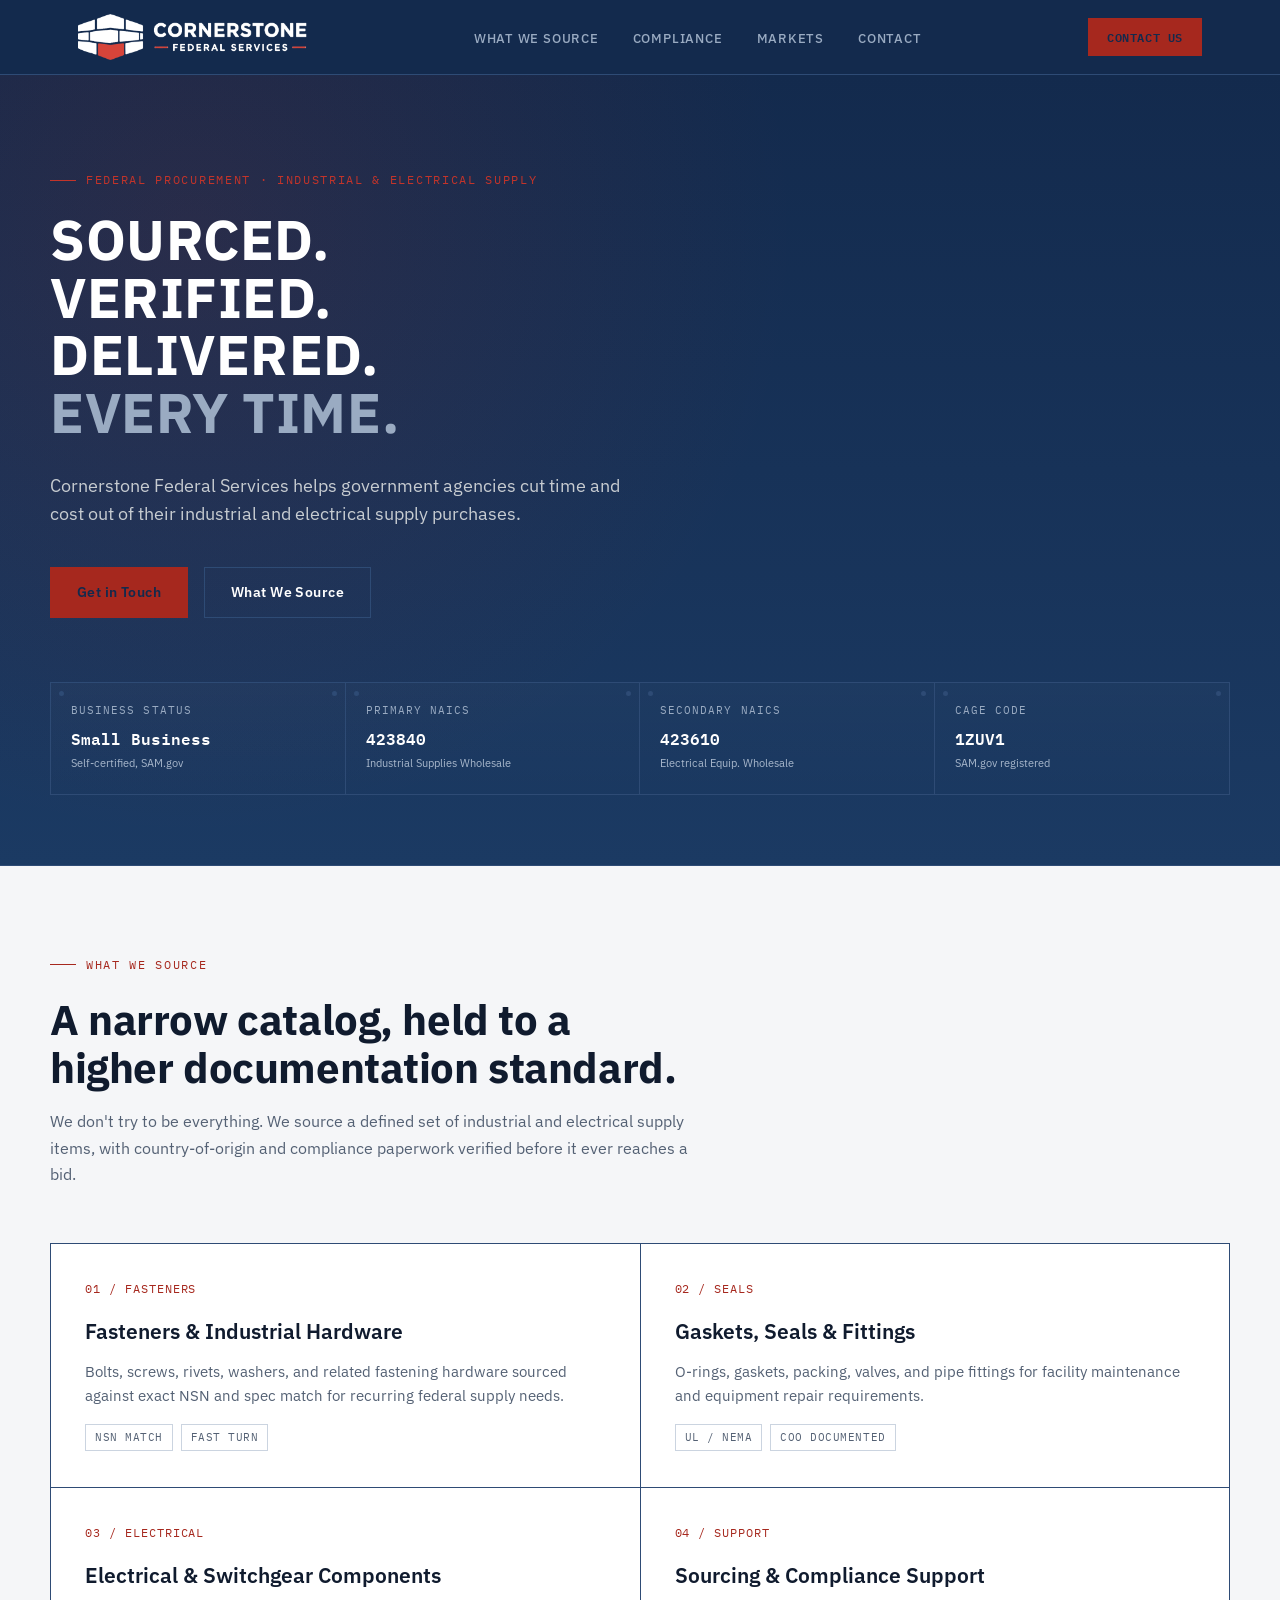
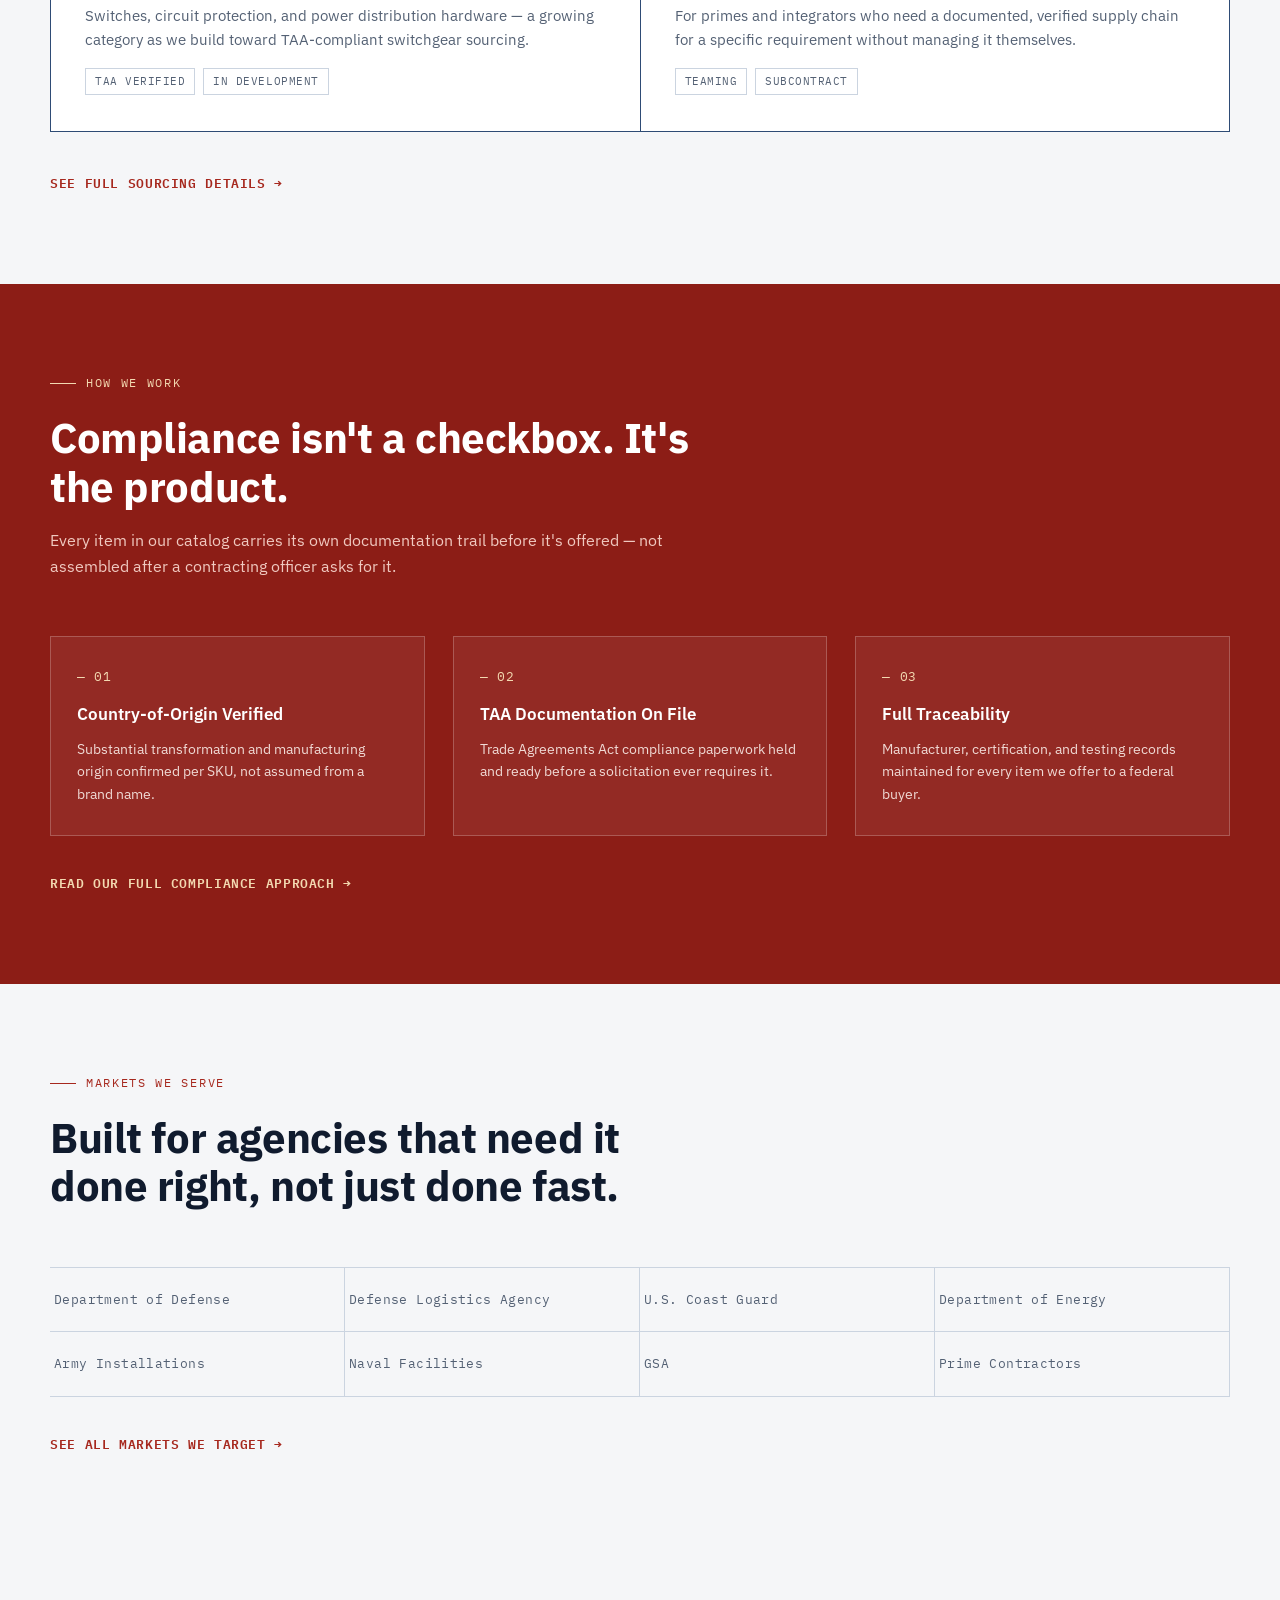
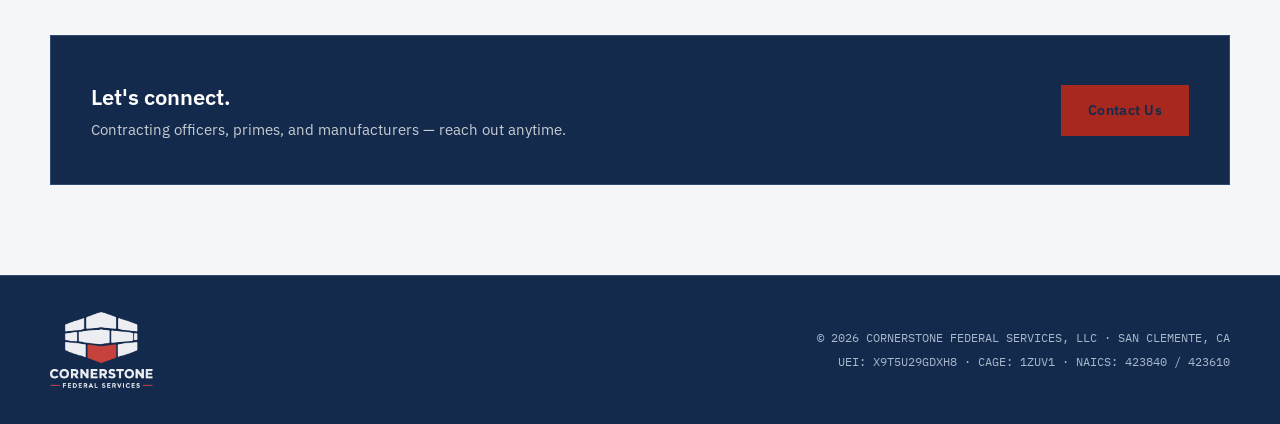
<file: index.html>
<!DOCTYPE html>
<html lang="en">
<head>
<meta charset="UTF-8">
<meta name="viewport" content="width=device-width, initial-scale=1.0">
<title>Cornerstone Federal Services — Industrial &amp; Electrical Supply for Federal Buyers</title>
<meta name="description" content="Cornerstone Federal Services supplies fasteners, industrial hardware, and electrical components to federal agencies and prime contractors, with country-of-origin and compliance documentation verified per SKU.">
<meta property="og:title" content="Cornerstone Federal Services">
<meta property="og:description" content="Industrial and electrical supply for federal buyers. Compliance documentation verified per SKU.">
<meta property="og:type" content="website">
<link rel="icon" type="image/png" href="assets/favicon.png">
<link rel="preconnect" href="https://fonts.googleapis.com">
<link rel="preconnect" href="https://fonts.gstatic.com" crossorigin>
<link href="https://fonts.googleapis.com/css2?family=IBM+Plex+Sans:wght@400;500;600;700&family=IBM+Plex+Mono:wght@400;500;600&display=swap" rel="stylesheet">
<link rel="stylesheet" href="styles.css">
</head>
<body id="top">

<header>
  <div class="nav-wrap">
    <a href="#top" class="logo" aria-label="Cornerstone Federal Services — home">
      <img src="assets/logo-header.png" alt="Cornerstone Federal Services">
    </a>
    <nav>
      <ul>
        <li><a href="what-we-source.html">What We Source</a></li>
        <li><a href="compliance.html">Compliance</a></li>
        <li><a href="markets.html">Markets</a></li>
        <li><a href="contact.html">Contact</a></li>
      </ul>
    </nav>
    <a href="contact.html" class="nav-cta">Contact Us</a>
  </div>
</header>

<section class="hero">
  <div class="hero-inner">
    <div class="eyebrow">Federal Procurement · Industrial &amp; Electrical Supply</div>
    <h1>SOURCED.<br>VERIFIED.<br>DELIVERED.<br><span>EVERY TIME.</span></h1>
    <p class="lede">Cornerstone Federal Services helps government agencies cut time and cost out of their industrial and electrical supply purchases.</p>
    <div class="hero-ctas">
      <a href="contact.html" class="btn-primary">Get in Touch</a>
      <a href="what-we-source.html" class="btn-secondary">What We Source</a>
    </div>
    <div class="nameplate-row">
      <div class="nameplate">
        <div class="np-label">Business Status</div>
        <div class="np-value">Small Business</div>
        <div class="np-sub">Self-certified, SAM.gov</div>
      </div>
      <div class="nameplate">
        <div class="np-label">Primary NAICS</div>
        <div class="np-value">423840</div>
        <div class="np-sub">Industrial Supplies Wholesale</div>
      </div>
      <div class="nameplate">
        <div class="np-label">Secondary NAICS</div>
        <div class="np-value">423610</div>
        <div class="np-sub">Electrical Equip. Wholesale</div>
      </div>
      <div class="nameplate">
        <div class="np-label">CAGE Code</div>
        <div class="np-value">1ZUV1</div>
        <div class="np-sub">SAM.gov registered</div>
      </div>
    </div>
  </div>
</section>

<section>
  <div class="section-inner">
    <div class="section-head">
      <div class="eyebrow">What We Source</div>
      <h2>A narrow catalog, held to a higher documentation standard.</h2>
      <p>We don't try to be everything. We source a defined set of industrial and electrical supply items, with country-of-origin and compliance paperwork verified before it ever reaches a bid.</p>
    </div>
    <div class="source-grid">
      <div class="source-card">
        <span class="idx">01 / FASTENERS</span>
        <h3>Fasteners &amp; Industrial Hardware</h3>
        <p>Bolts, screws, rivets, washers, and related fastening hardware sourced against exact NSN and spec match for recurring federal supply needs.</p>
        <div class="tag-row"><span class="tag">NSN Match</span><span class="tag">Fast Turn</span></div>
      </div>
      <div class="source-card">
        <span class="idx">02 / SEALS</span>
        <h3>Gaskets, Seals &amp; Fittings</h3>
        <p>O-rings, gaskets, packing, valves, and pipe fittings for facility maintenance and equipment repair requirements.</p>
        <div class="tag-row"><span class="tag">UL / NEMA</span><span class="tag">COO Documented</span></div>
      </div>
      <div class="source-card">
        <span class="idx">03 / ELECTRICAL</span>
        <h3>Electrical &amp; Switchgear Components</h3>
        <p>Switches, circuit protection, and power distribution hardware — a growing category as we build toward TAA-compliant switchgear sourcing.</p>
        <div class="tag-row"><span class="tag">TAA Verified</span><span class="tag">In Development</span></div>
      </div>
      <div class="source-card">
        <span class="idx">04 / SUPPORT</span>
        <h3>Sourcing &amp; Compliance Support</h3>
        <p>For primes and integrators who need a documented, verified supply chain for a specific requirement without managing it themselves.</p>
        <div class="tag-row"><span class="tag">Teaming</span><span class="tag">Subcontract</span></div>
      </div>
    </div>
    <div style="margin-top:36px;">
      <a href="what-we-source.html" class="learn-more">See full sourcing details</a>
    </div>
  </div>
</section>

<section class="compliance">
  <div class="section-inner">
    <div class="section-head">
      <div class="eyebrow">How We Work</div>
      <h2>Compliance isn't a checkbox. It's the product.</h2>
      <p>Every item in our catalog carries its own documentation trail before it's offered — not assembled after a contracting officer asks for it.</p>
    </div>
    <div class="comp-grid">
      <div class="comp-card">
        <div class="num">— 01</div>
        <h4>Country-of-Origin Verified</h4>
        <p>Substantial transformation and manufacturing origin confirmed per SKU, not assumed from a brand name.</p>
      </div>
      <div class="comp-card">
        <div class="num">— 02</div>
        <h4>TAA Documentation On File</h4>
        <p>Trade Agreements Act compliance paperwork held and ready before a solicitation ever requires it.</p>
      </div>
      <div class="comp-card">
        <div class="num">— 03</div>
        <h4>Full Traceability</h4>
        <p>Manufacturer, certification, and testing records maintained for every item we offer to a federal buyer.</p>
      </div>
    </div>
    <div style="margin-top:32px;">
      <a href="compliance.html" class="learn-more" style="color:#F3D9B1;">Read our full compliance approach</a>
    </div>
  </div>
</section>

<section>
  <div class="section-inner">
    <div class="section-head">
      <div class="eyebrow">Markets We Serve</div>
      <h2>Built for agencies that need it done right, not just done fast.</h2>
    </div>
    <div class="markets-list">
      <div class="market-item">Department of Defense</div>
      <div class="market-item">Defense Logistics Agency</div>
      <div class="market-item">U.S. Coast Guard</div>
      <div class="market-item">Department of Energy</div>
      <div class="market-item">Army Installations</div>
      <div class="market-item">Naval Facilities</div>
      <div class="market-item">GSA</div>
      <div class="market-item">Prime Contractors</div>
    </div>
    <div style="margin-top:32px;">
      <a href="markets.html" class="learn-more">See all markets we target</a>
    </div>
  </div>
</section>

<section>
  <div class="section-inner">
    <div class="contact-teaser">
      <div>
        <h3>Let's connect.</h3>
        <p>Contracting officers, primes, and manufacturers — reach out anytime.</p>
      </div>
      <a href="contact.html" class="btn-primary">Contact Us</a>
    </div>
  </div>
</section>

<footer>
  <div class="footer-inner">
    <img class="footer-logo" src="assets/logo-footer.png" alt="Cornerstone Federal Services">
    <div class="footer-meta">
      <div>© 2026 CORNERSTONE FEDERAL SERVICES, LLC · SAN CLEMENTE, CA</div>
      <div>UEI: X9T5U29GDXH8 · CAGE: 1ZUV1 · NAICS: 423840 / 423610</div>
    </div>
  </div>
</footer>

<script src="script.js"></script>
</body>
</html>
</file>
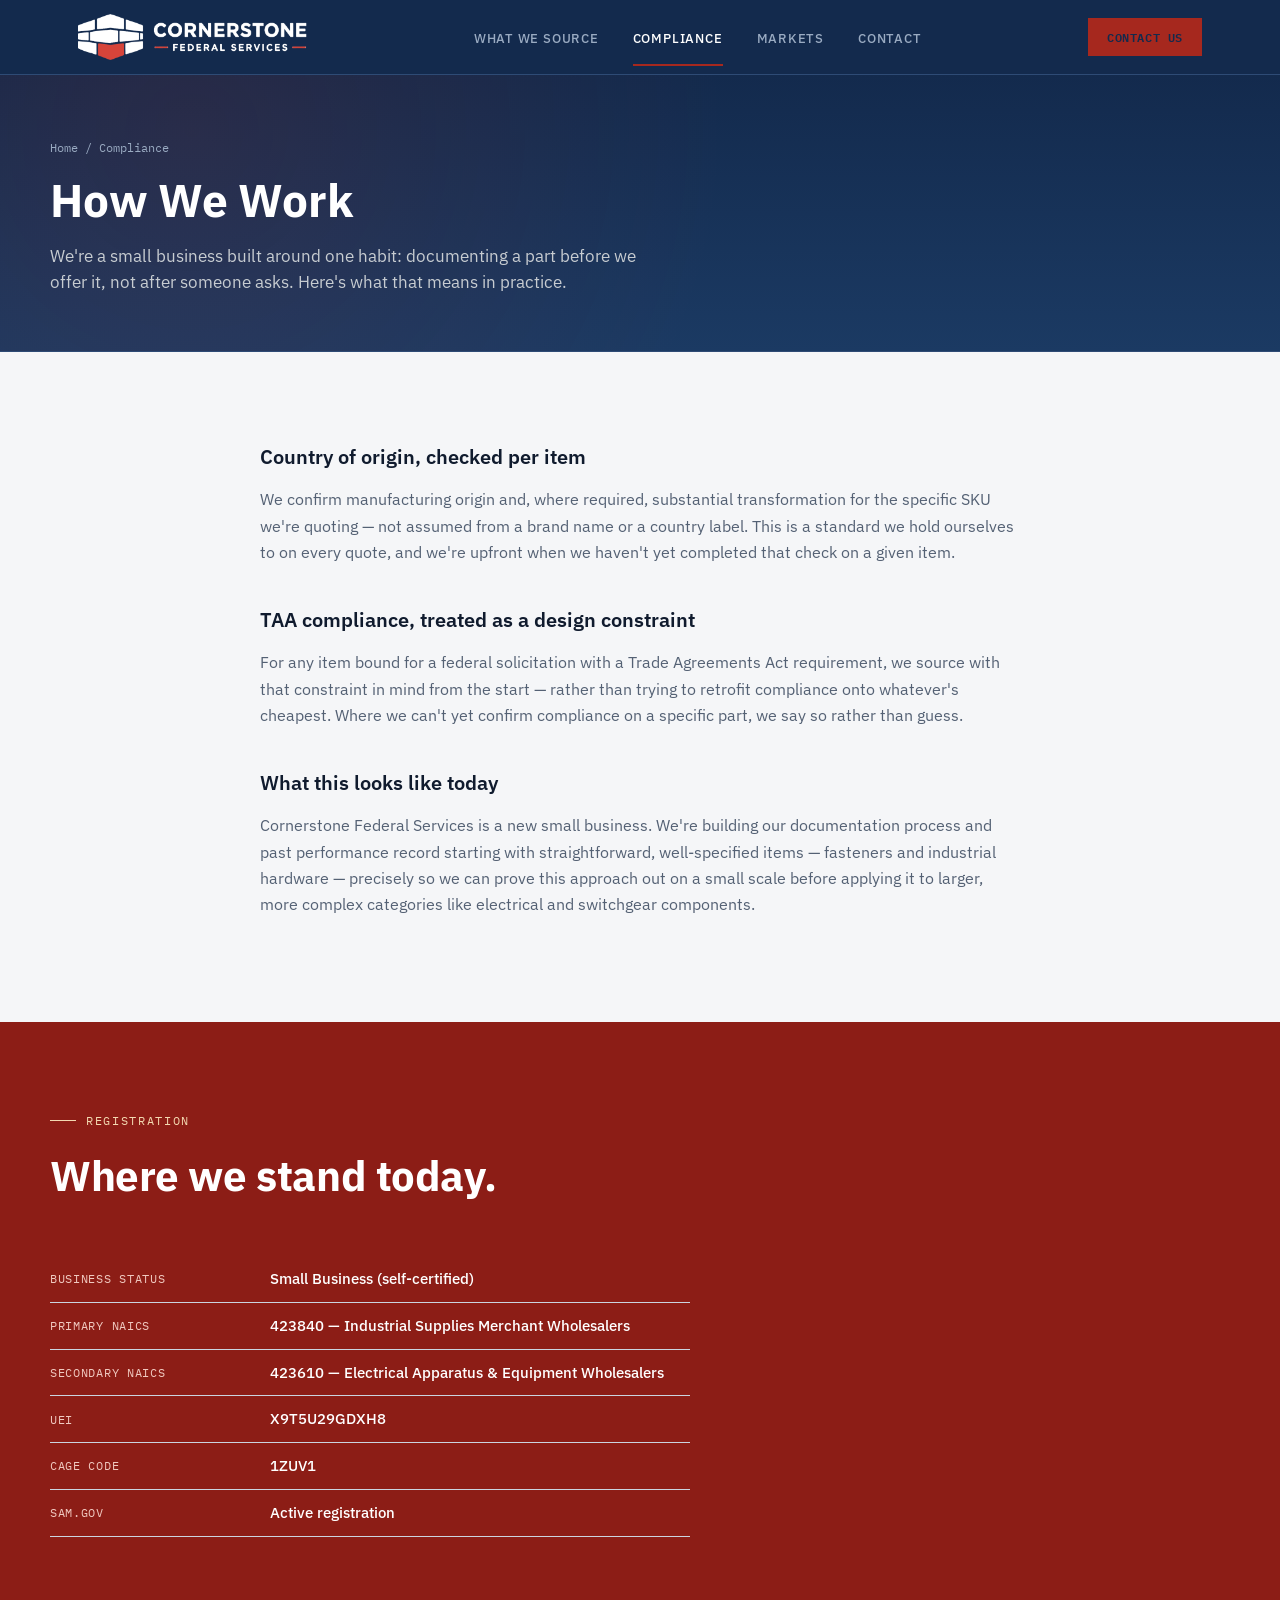
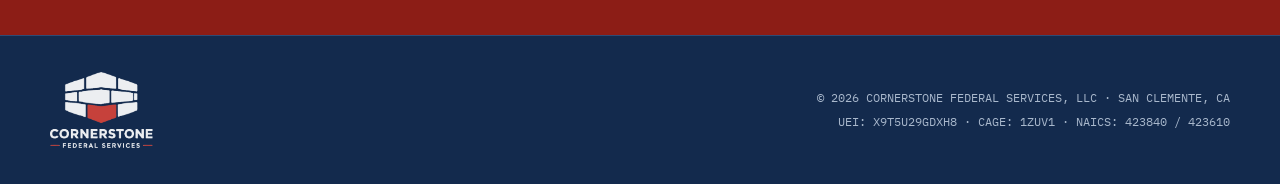
<file: compliance.html>
<!DOCTYPE html>
<html lang="en">
<head>
<meta charset="UTF-8">
<meta name="viewport" content="width=device-width, initial-scale=1.0">
<title>Compliance — Cornerstone Federal Services</title>
<meta name="description" content="How Cornerstone Federal Services approaches country-of-origin and TAA compliance documentation.">
<meta property="og:title" content="Compliance — Cornerstone Federal Services">
<meta property="og:description" content="How Cornerstone Federal Services approaches country-of-origin and TAA compliance documentation.">
<meta property="og:type" content="website">
<link rel="icon" type="image/png" href="assets/favicon.png">
<link rel="preconnect" href="https://fonts.googleapis.com">
<link rel="preconnect" href="https://fonts.gstatic.com" crossorigin>
<link href="https://fonts.googleapis.com/css2?family=IBM+Plex+Sans:wght@400;500;600;700&family=IBM+Plex+Mono:wght@400;500;600&display=swap" rel="stylesheet">
<link rel="stylesheet" href="styles.css">
</head>
<body id="top">
<header>
  <div class="nav-wrap">
    <a href="index.html" class="logo" aria-label="Cornerstone Federal Services — home">
      <img src="assets/logo-header.png" alt="Cornerstone Federal Services">
    </a>
    <nav>
      <ul>
        <li><a href="what-we-source.html">What We Source</a></li>
        <li><a href="compliance.html" class="active">Compliance</a></li>
        <li><a href="markets.html">Markets</a></li>
        <li><a href="contact.html">Contact</a></li>
      </ul>
    </nav>
    <a href="contact.html" class="nav-cta">Contact Us</a>
  </div>
</header>

<section class="page-hero">
  <div class="hero-inner">
    <div class="breadcrumb"><a href="index.html">Home</a> / Compliance</div>
    <h1>How We Work</h1>
    <p class="lede">We're a small business built around one habit: documenting a part before we offer it, not after someone asks. Here's what that means in practice.</p>
  </div>
</section>

<section>
  <div class="section-inner content-block">
    <h3>Country of origin, checked per item</h3>
    <p>We confirm manufacturing origin and, where required, substantial transformation for the specific SKU we're quoting — not assumed from a brand name or a country label. This is a standard we hold ourselves to on every quote, and we're upfront when we haven't yet completed that check on a given item.</p>

    <h3>TAA compliance, treated as a design constraint</h3>
    <p>For any item bound for a federal solicitation with a Trade Agreements Act requirement, we source with that constraint in mind from the start — rather than trying to retrofit compliance onto whatever's cheapest. Where we can't yet confirm compliance on a specific part, we say so rather than guess.</p>

    <h3>What this looks like today</h3>
    <p>Cornerstone Federal Services is a new small business. We're building our documentation process and past performance record starting with straightforward, well-specified items — fasteners and industrial hardware — precisely so we can prove this approach out on a small scale before applying it to larger, more complex categories like electrical and switchgear components.</p>
  </div>
</section>

<section class="compliance">
  <div class="section-inner">
    <div class="section-head">
      <div class="eyebrow">Registration</div>
      <h2>Where we stand today.</h2>
    </div>
    <table class="reg-table" style="color:var(--off-white); max-width:640px;">
      <tr><td style="color:#F0C9C0;">Business Status</td><td style="color:var(--off-white);">Small Business (self-certified)</td></tr>
      <tr><td style="color:#F0C9C0;">Primary NAICS</td><td style="color:var(--off-white);">423840 — Industrial Supplies Merchant Wholesalers</td></tr>
      <tr><td style="color:#F0C9C0;">Secondary NAICS</td><td style="color:var(--off-white);">423610 — Electrical Apparatus &amp; Equipment Wholesalers</td></tr>
      <tr><td style="color:#F0C9C0;">UEI</td><td style="color:var(--off-white);">X9T5U29GDXH8</td></tr>
      <tr><td style="color:#F0C9C0;">CAGE Code</td><td style="color:var(--off-white);">1ZUV1</td></tr>
      <tr><td style="color:#F0C9C0;">SAM.gov</td><td style="color:var(--off-white);">Active registration</td></tr>
    </table>
  </div>
</section>
<footer>
  <div class="footer-inner">
    <img class="footer-logo" src="assets/logo-footer.png" alt="Cornerstone Federal Services">
    <div class="footer-meta">
      <div>© 2026 CORNERSTONE FEDERAL SERVICES, LLC · SAN CLEMENTE, CA</div>
      <div>UEI: X9T5U29GDXH8 · CAGE: 1ZUV1 · NAICS: 423840 / 423610</div>
    </div>
  </div>
</footer>

<script src="script.js"></script>
</body>
</html>
</file>
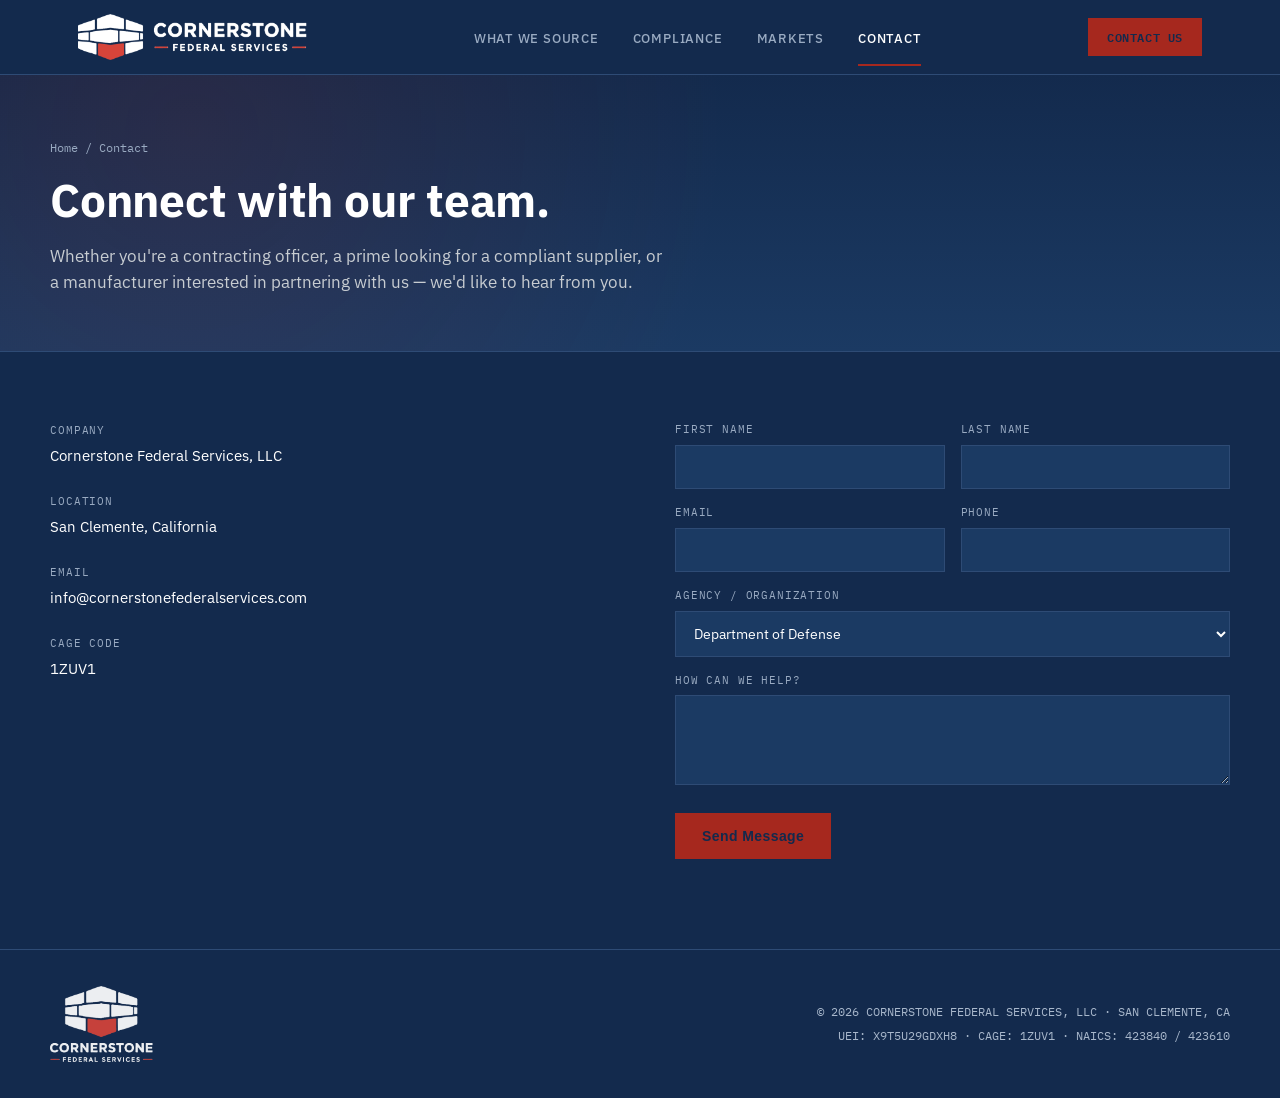
<file: contact.html>
<!DOCTYPE html>
<html lang="en">
<head>
<meta charset="UTF-8">
<meta name="viewport" content="width=device-width, initial-scale=1.0">
<title>Contact — Cornerstone Federal Services</title>
<meta name="description" content="Get in touch with Cornerstone Federal Services.">
<meta property="og:title" content="Contact — Cornerstone Federal Services">
<meta property="og:description" content="Get in touch with Cornerstone Federal Services.">
<meta property="og:type" content="website">
<link rel="icon" type="image/png" href="assets/favicon.png">
<link rel="preconnect" href="https://fonts.googleapis.com">
<link rel="preconnect" href="https://fonts.gstatic.com" crossorigin>
<link href="https://fonts.googleapis.com/css2?family=IBM+Plex+Sans:wght@400;500;600;700&family=IBM+Plex+Mono:wght@400;500;600&display=swap" rel="stylesheet">
<link rel="stylesheet" href="styles.css">
</head>
<body id="top">
<header>
  <div class="nav-wrap">
    <a href="index.html" class="logo" aria-label="Cornerstone Federal Services — home">
      <img src="assets/logo-header.png" alt="Cornerstone Federal Services">
    </a>
    <nav>
      <ul>
        <li><a href="what-we-source.html">What We Source</a></li>
        <li><a href="compliance.html">Compliance</a></li>
        <li><a href="markets.html">Markets</a></li>
        <li><a href="contact.html" class="active">Contact</a></li>
      </ul>
    </nav>
    <a href="contact.html" class="nav-cta">Contact Us</a>
  </div>
</header>

<section class="page-hero">
  <div class="hero-inner">
    <div class="breadcrumb"><a href="index.html">Home</a> / Contact</div>
    <h1>Connect with our team.</h1>
    <p class="lede">Whether you're a contracting officer, a prime looking for a compliant supplier, or a manufacturer interested in partnering with us — we'd like to hear from you.</p>
  </div>
</section>

<section class="contact" id="contact" style="padding-top:70px;">
  <div class="section-inner contact-grid">
    <div>
      <div class="contact-info-item">
        <div class="label">Company</div>
        <div class="value">Cornerstone Federal Services, LLC</div>
      </div>
      <div class="contact-info-item">
        <div class="label">Location</div>
        <div class="value">San Clemente, California</div>
      </div>
      <div class="contact-info-item">
        <div class="label">Email</div>
        <div class="value">info@cornerstonefederalservices.com</div>
      </div>
      <div class="contact-info-item">
        <div class="label">CAGE Code</div>
        <div class="value">1ZUV1</div>
      </div>
    </div>
    <form>
      <div class="field-row">
        <div>
          <label for="fname">First Name</label>
          <input type="text" id="fname" required>
        </div>
        <div>
          <label for="lname">Last Name</label>
          <input type="text" id="lname" required>
        </div>
      </div>
      <div class="field-row">
        <div>
          <label for="email">Email</label>
          <input type="email" id="email" required>
        </div>
        <div>
          <label for="phone">Phone</label>
          <input type="tel" id="phone">
        </div>
      </div>
      <div>
        <label for="agency">Agency / Organization</label>
        <select id="agency">
          <option>Department of Defense</option>
          <option>Defense Logistics Agency</option>
          <option>Department of Energy</option>
          <option>GSA</option>
          <option>Prime Contractor</option>
          <option>Other</option>
        </select>
      </div>
      <div>
        <label for="msg">How can we help?</label>
        <textarea id="msg"></textarea>
      </div>
      <button type="submit" class="btn-primary submit-btn">Send Message</button>
    </form>
  </div>
</section>
<footer>
  <div class="footer-inner">
    <img class="footer-logo" src="assets/logo-footer.png" alt="Cornerstone Federal Services">
    <div class="footer-meta">
      <div>© 2026 CORNERSTONE FEDERAL SERVICES, LLC · SAN CLEMENTE, CA</div>
      <div>UEI: X9T5U29GDXH8 · CAGE: 1ZUV1 · NAICS: 423840 / 423610</div>
    </div>
  </div>
</footer>

<script src="script.js"></script>
</body>
</html>
</file>
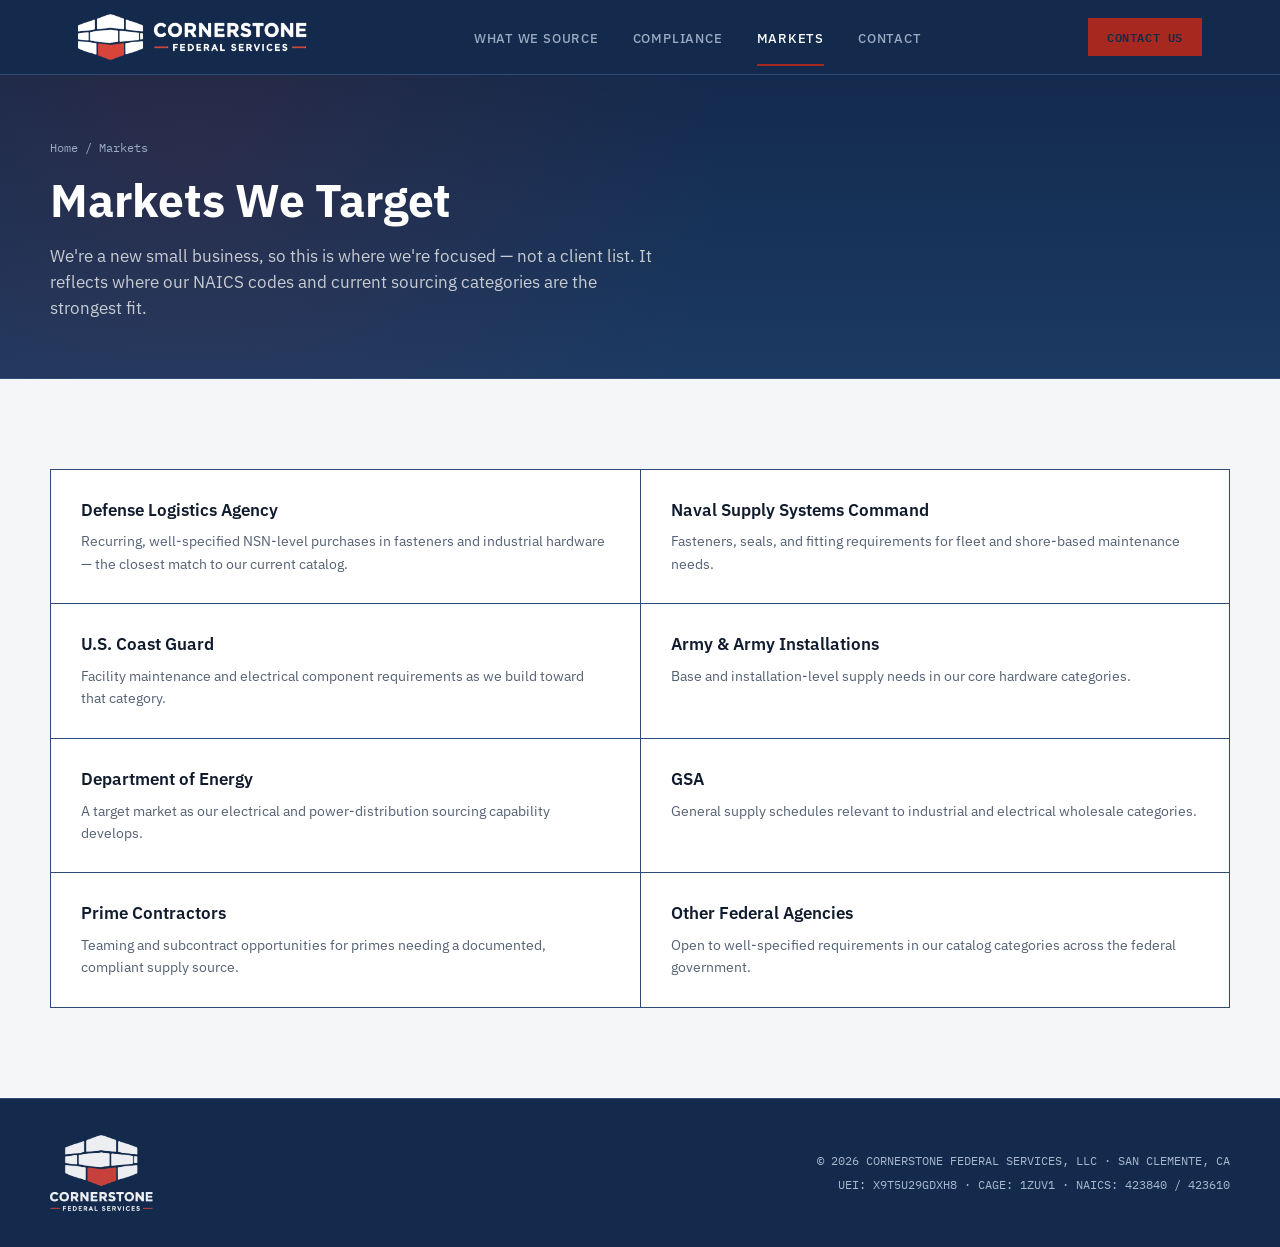
<file: markets.html>
<!DOCTYPE html>
<html lang="en">
<head>
<meta charset="UTF-8">
<meta name="viewport" content="width=device-width, initial-scale=1.0">
<title>Markets — Cornerstone Federal Services</title>
<meta name="description" content="The federal agencies and prime contractors Cornerstone Federal Services targets.">
<meta property="og:title" content="Markets — Cornerstone Federal Services">
<meta property="og:description" content="The federal agencies and prime contractors Cornerstone Federal Services targets.">
<meta property="og:type" content="website">
<link rel="icon" type="image/png" href="assets/favicon.png">
<link rel="preconnect" href="https://fonts.googleapis.com">
<link rel="preconnect" href="https://fonts.gstatic.com" crossorigin>
<link href="https://fonts.googleapis.com/css2?family=IBM+Plex+Sans:wght@400;500;600;700&family=IBM+Plex+Mono:wght@400;500;600&display=swap" rel="stylesheet">
<link rel="stylesheet" href="styles.css">
</head>
<body id="top">
<header>
  <div class="nav-wrap">
    <a href="index.html" class="logo" aria-label="Cornerstone Federal Services — home">
      <img src="assets/logo-header.png" alt="Cornerstone Federal Services">
    </a>
    <nav>
      <ul>
        <li><a href="what-we-source.html">What We Source</a></li>
        <li><a href="compliance.html">Compliance</a></li>
        <li><a href="markets.html" class="active">Markets</a></li>
        <li><a href="contact.html">Contact</a></li>
      </ul>
    </nav>
    <a href="contact.html" class="nav-cta">Contact Us</a>
  </div>
</header>

<section class="page-hero">
  <div class="hero-inner">
    <div class="breadcrumb"><a href="index.html">Home</a> / Markets</div>
    <h1>Markets We Target</h1>
    <p class="lede">We're a new small business, so this is where we're focused — not a client list. It reflects where our NAICS codes and current sourcing categories are the strongest fit.</p>
  </div>
</section>

<section>
  <div class="section-inner">
    <div class="agency-grid">
      <div class="agency-card">
        <h4>Defense Logistics Agency</h4>
        <p>Recurring, well-specified NSN-level purchases in fasteners and industrial hardware — the closest match to our current catalog.</p>
      </div>
      <div class="agency-card">
        <h4>Naval Supply Systems Command</h4>
        <p>Fasteners, seals, and fitting requirements for fleet and shore-based maintenance needs.</p>
      </div>
      <div class="agency-card">
        <h4>U.S. Coast Guard</h4>
        <p>Facility maintenance and electrical component requirements as we build toward that category.</p>
      </div>
      <div class="agency-card">
        <h4>Army &amp; Army Installations</h4>
        <p>Base and installation-level supply needs in our core hardware categories.</p>
      </div>
      <div class="agency-card">
        <h4>Department of Energy</h4>
        <p>A target market as our electrical and power-distribution sourcing capability develops.</p>
      </div>
      <div class="agency-card">
        <h4>GSA</h4>
        <p>General supply schedules relevant to industrial and electrical wholesale categories.</p>
      </div>
      <div class="agency-card">
        <h4>Prime Contractors</h4>
        <p>Teaming and subcontract opportunities for primes needing a documented, compliant supply source.</p>
      </div>
      <div class="agency-card">
        <h4>Other Federal Agencies</h4>
        <p>Open to well-specified requirements in our catalog categories across the federal government.</p>
      </div>
    </div>
  </div>
</section>
<footer>
  <div class="footer-inner">
    <img class="footer-logo" src="assets/logo-footer.png" alt="Cornerstone Federal Services">
    <div class="footer-meta">
      <div>© 2026 CORNERSTONE FEDERAL SERVICES, LLC · SAN CLEMENTE, CA</div>
      <div>UEI: X9T5U29GDXH8 · CAGE: 1ZUV1 · NAICS: 423840 / 423610</div>
    </div>
  </div>
</footer>

<script src="script.js"></script>
</body>
</html>
</file>
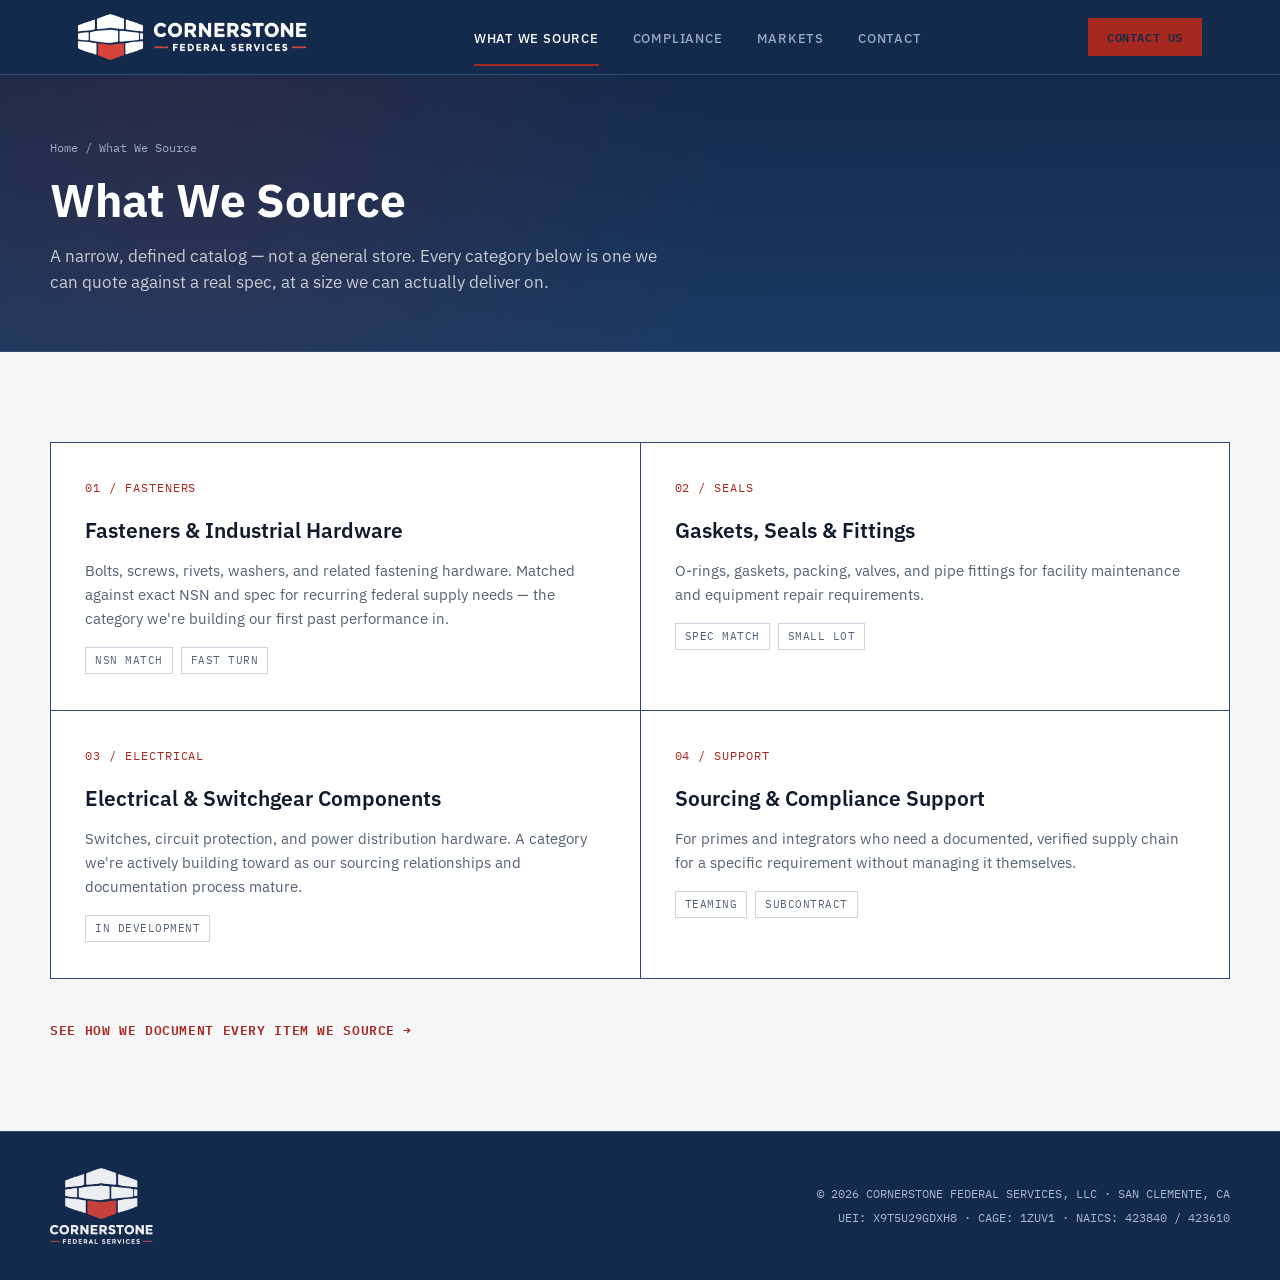
<file: what-we-source.html>
<!DOCTYPE html>
<html lang="en">
<head>
<meta charset="UTF-8">
<meta name="viewport" content="width=device-width, initial-scale=1.0">
<title>What We Source — Cornerstone Federal Services</title>
<meta name="description" content="Fasteners, industrial hardware, seals, and electrical components sourced for federal buyers.">
<meta property="og:title" content="What We Source — Cornerstone Federal Services">
<meta property="og:description" content="Fasteners, industrial hardware, seals, and electrical components sourced for federal buyers.">
<meta property="og:type" content="website">
<link rel="icon" type="image/png" href="assets/favicon.png">
<link rel="preconnect" href="https://fonts.googleapis.com">
<link rel="preconnect" href="https://fonts.gstatic.com" crossorigin>
<link href="https://fonts.googleapis.com/css2?family=IBM+Plex+Sans:wght@400;500;600;700&family=IBM+Plex+Mono:wght@400;500;600&display=swap" rel="stylesheet">
<link rel="stylesheet" href="styles.css">
</head>
<body id="top">
<header>
  <div class="nav-wrap">
    <a href="index.html" class="logo" aria-label="Cornerstone Federal Services — home">
      <img src="assets/logo-header.png" alt="Cornerstone Federal Services">
    </a>
    <nav>
      <ul>
        <li><a href="what-we-source.html" class="active">What We Source</a></li>
        <li><a href="compliance.html">Compliance</a></li>
        <li><a href="markets.html">Markets</a></li>
        <li><a href="contact.html">Contact</a></li>
      </ul>
    </nav>
    <a href="contact.html" class="nav-cta">Contact Us</a>
  </div>
</header>

<section class="page-hero">
  <div class="hero-inner">
    <div class="breadcrumb"><a href="index.html">Home</a> / What We Source</div>
    <h1>What We Source</h1>
    <p class="lede">A narrow, defined catalog — not a general store. Every category below is one we can quote against a real spec, at a size we can actually deliver on.</p>
  </div>
</section>

<section>
  <div class="section-inner">
    <div class="source-grid">
      <div class="source-card">
        <span class="idx">01 / FASTENERS</span>
        <h3>Fasteners &amp; Industrial Hardware</h3>
        <p>Bolts, screws, rivets, washers, and related fastening hardware. Matched against exact NSN and spec for recurring federal supply needs — the category we're building our first past performance in.</p>
        <div class="tag-row"><span class="tag">NSN Match</span><span class="tag">Fast Turn</span></div>
      </div>
      <div class="source-card">
        <span class="idx">02 / SEALS</span>
        <h3>Gaskets, Seals &amp; Fittings</h3>
        <p>O-rings, gaskets, packing, valves, and pipe fittings for facility maintenance and equipment repair requirements.</p>
        <div class="tag-row"><span class="tag">Spec Match</span><span class="tag">Small Lot</span></div>
      </div>
      <div class="source-card">
        <span class="idx">03 / ELECTRICAL</span>
        <h3>Electrical &amp; Switchgear Components</h3>
        <p>Switches, circuit protection, and power distribution hardware. A category we're actively building toward as our sourcing relationships and documentation process mature.</p>
        <div class="tag-row"><span class="tag">In Development</span></div>
      </div>
      <div class="source-card">
        <span class="idx">04 / SUPPORT</span>
        <h3>Sourcing &amp; Compliance Support</h3>
        <p>For primes and integrators who need a documented, verified supply chain for a specific requirement without managing it themselves.</p>
        <div class="tag-row"><span class="tag">Teaming</span><span class="tag">Subcontract</span></div>
      </div>
    </div>
    <div style="margin-top:36px;">
      <a href="compliance.html" class="learn-more">See how we document every item we source</a>
    </div>
  </div>
</section>
<footer>
  <div class="footer-inner">
    <img class="footer-logo" src="assets/logo-footer.png" alt="Cornerstone Federal Services">
    <div class="footer-meta">
      <div>© 2026 CORNERSTONE FEDERAL SERVICES, LLC · SAN CLEMENTE, CA</div>
      <div>UEI: X9T5U29GDXH8 · CAGE: 1ZUV1 · NAICS: 423840 / 423610</div>
    </div>
  </div>
</footer>

<script src="script.js"></script>
</body>
</html>
</file>
<file: styles.css>
:root{
    --graphite:#132A4D;
    --graphite-2:#1B3A63;
    --steel-line:#2E4B75;
    --paper:#F5F6F8;
    --paper-2:#E8ECF1;
    --copper:#A6281E;
    --copper-bright:#C3342A;
    --federal-blue:#8C1D16;
    --ink:#101B2E;
    --off-white:#FFFFFF;
    --muted:#9AABC2;
    --muted-dark:#546174;
    --hairline:#CBD4E0;
    --on-navy-sub:#A9B8CC;
  }
  *{box-sizing:border-box; margin:0; padding:0;}
  html{scroll-behavior:smooth;}
  body{
    font-family:'IBM Plex Sans', sans-serif;
    background:var(--paper);
    color:var(--ink);
    line-height:1.5;
    -webkit-font-smoothing:antialiased;
  }
  a{color:inherit; text-decoration:none;}
  .mono{font-family:'IBM Plex Mono', monospace;}

  /* ---------- NAV ---------- */
  header{
    position:sticky; top:0; z-index:50;
    background:var(--graphite);
    border-bottom:1px solid var(--steel-line);
  }
  .nav-wrap{
    max-width:1180px; margin:0 auto; padding:14px 28px;
    display:flex; align-items:center; justify-content:space-between;
  }
  .logo{
    display:flex; align-items:center; flex-shrink:0;
  }
  .logo img{
    height:46px; width:auto; display:block;
  }
  nav ul{list-style:none; display:flex; gap:34px;}
  nav a{
    font-size:13px; letter-spacing:0.06em; text-transform:uppercase;
    color:var(--muted); font-weight:500; transition:color .15s ease;
  }
  nav a:hover{color:var(--off-white);}
  .nav-cta{
    font-family:'IBM Plex Mono', monospace;
    font-size:12px; letter-spacing:0.05em; text-transform:uppercase;
    color:var(--graphite); background:var(--copper);
    padding:9px 18px; border:1px solid var(--copper); font-weight:600;
    transition:background .15s ease, color .15s ease;
  }
  .nav-cta:hover{background:transparent; color:var(--copper);}
  .mobile-toggle{display:none;}

  /* ---------- HERO ---------- */
  .hero{
    background:
      radial-gradient(circle at 15% 20%, rgba(166,40,30,0.14), transparent 48%),
      linear-gradient(180deg, var(--graphite) 0%, var(--graphite-2) 100%);
    color:var(--off-white);
    padding:96px 28px 70px;
    border-bottom:1px solid var(--steel-line);
  }
  .hero-inner{max-width:1180px; margin:0 auto;}
  .eyebrow{
    font-family:'IBM Plex Mono', monospace;
    font-size:12px; letter-spacing:0.14em; text-transform:uppercase;
    color:var(--copper-bright); margin-bottom:22px;
    display:flex; align-items:center; gap:10px;
  }
  .eyebrow::before{content:''; width:26px; height:1px; background:var(--copper-bright);}
  .hero h1{
    font-size:clamp(36px, 4.6vw, 56px);
    font-weight:700; letter-spacing:0.01em; line-height:1.03;
    max-width:900px; margin-bottom:30px;
  }
  .hero h1 span{color:var(--muted);}
  .hero p.lede{
    font-size:18px; color:#C7CCD1; max-width:600px; margin-bottom:38px; line-height:1.6;
  }
  .hero-ctas{display:flex; gap:16px; flex-wrap:wrap; margin-bottom:64px;}
  .btn-primary{
    background:var(--copper); color:var(--graphite); font-weight:600;
    padding:14px 26px; font-size:14px; letter-spacing:0.03em;
    border:1px solid var(--copper); transition:all .15s ease;
  }
  .btn-primary:hover{background:var(--copper-bright); border-color:var(--copper-bright);}
  .btn-secondary{
    padding:14px 26px; font-size:14px; letter-spacing:0.03em; font-weight:600;
    border:1px solid var(--steel-line); color:var(--off-white); transition:all .15s ease;
  }
  .btn-secondary:hover{border-color:var(--muted); background:rgba(255,255,255,0.03);}

  /* Nameplate strip — signature element */
  .nameplate-row{
    display:grid;
    grid-template-columns:repeat(4, 1fr);
    gap:0;
    border:1px solid var(--steel-line);
  }
  .nameplate{
    position:relative;
    padding:20px 20px 22px;
    border-right:1px solid var(--steel-line);
    background:linear-gradient(180deg, rgba(255,255,255,0.02), rgba(255,255,255,0));
  }
  .nameplate:last-child{border-right:none;}
  .nameplate::before, .nameplate::after{
    content:''; position:absolute; width:5px; height:5px; border-radius:50%;
    background:var(--steel-line); top:8px;
  }
  .nameplate::before{left:8px;}
  .nameplate::after{right:8px;}
  .nameplate .np-label{
    font-family:'IBM Plex Mono', monospace; font-size:10.5px; letter-spacing:0.1em;
    text-transform:uppercase; color:var(--muted); margin-bottom:8px;
  }
  .nameplate .np-value{
    font-family:'IBM Plex Mono', monospace; font-size:16px; font-weight:600; color:var(--off-white);
  }
  .nameplate .np-sub{font-size:11px; color:var(--on-navy-sub); margin-top:4px;}

  /* ---------- SECTION SHARED ---------- */
  section{padding:90px 28px;}
  .section-inner{max-width:1180px; margin:0 auto;}
  .section-head{max-width:640px; margin-bottom:56px;}
  .section-head .eyebrow{color:var(--copper);}
  .section-head .eyebrow::before{background:var(--copper);}
  .section-head h2{
    font-size:clamp(28px, 4vw, 42px); font-weight:700; letter-spacing:-0.01em;
    color:var(--ink); line-height:1.15;
  }
  .section-head p{color:var(--muted-dark); font-size:16px; margin-top:16px; line-height:1.65;}

  /* ---------- WHAT WE SOURCE ---------- */
  .source-grid{
    display:grid; grid-template-columns:repeat(2, 1fr); gap:1px;
    background:var(--steel-line);
    border:1px solid var(--steel-line);
  }
  .source-card{
    background:var(--off-white); padding:36px 34px; position:relative;
  }
  .source-card .idx{
    font-family:'IBM Plex Mono', monospace; font-size:12px; color:var(--copper);
    letter-spacing:0.08em; margin-bottom:18px; display:block;
  }
  .source-card h3{font-size:21px; font-weight:600; margin-bottom:12px;}
  .source-card p{color:var(--muted-dark); font-size:14.5px; line-height:1.65; margin-bottom:16px;}
  .tag-row{display:flex; gap:8px; flex-wrap:wrap;}
  .tag{
    font-family:'IBM Plex Mono', monospace; font-size:10.5px; letter-spacing:0.05em;
    padding:5px 9px; border:1px solid var(--hairline); color:var(--muted-dark); text-transform:uppercase;
  }

  /* ---------- COMPLIANCE (dark) ---------- */
  .compliance{background:var(--federal-blue); color:var(--off-white);}
  .compliance .section-head .eyebrow{color:#F3D9B1;}
  .compliance .section-head .eyebrow::before{background:#F3D9B1;}
  .compliance .section-head h2{color:var(--off-white);}
  .compliance .section-head p{color:#F0C9C0;}
  .comp-grid{display:grid; grid-template-columns:repeat(3, 1fr); gap:28px;}
  .comp-card{
    border:1px solid rgba(255,255,255,0.22); padding:30px 26px;
    background:rgba(255,255,255,0.06);
  }
  .comp-card .num{
    font-family:'IBM Plex Mono', monospace; font-size:13px; color:#F3D9B1;
    margin-bottom:16px; letter-spacing:0.05em;
  }
  .comp-card h4{font-size:17px; font-weight:600; margin-bottom:10px;}
  .comp-card p{font-size:14px; color:#F0DAD5; line-height:1.6;}

  /* ---------- MARKETS ---------- */
  .markets-list{
    display:flex; flex-wrap:wrap; gap:0; border-top:1px solid var(--hairline);
  }
  .market-item{
    flex:1 1 22%; min-width:190px;
    padding:22px 4px; border-bottom:1px solid var(--hairline); border-right:1px solid var(--hairline);
    font-family:'IBM Plex Mono', monospace; font-size:13px; letter-spacing:0.03em;
    color:var(--muted-dark);
  }

  /* ---------- CONTACT ---------- */
  .contact{background:var(--graphite); color:var(--off-white);}
  .contact-grid{display:grid; grid-template-columns:1fr 1fr; gap:70px; align-items:start;}
  .contact .section-head .eyebrow{color:var(--copper-bright);}
  .contact .section-head .eyebrow::before{background:var(--copper-bright);}
  .contact .section-head h2{color:var(--off-white);}
  .contact .section-head p{color:#C7CCD1;}
  .contact-info-item{margin-bottom:26px;}
  .contact-info-item .label{
    font-family:'IBM Plex Mono', monospace; font-size:11px; text-transform:uppercase;
    letter-spacing:0.08em; color:var(--muted); margin-bottom:6px;
  }
  .contact-info-item .value{font-size:15px; color:var(--off-white);}
  form{display:flex; flex-direction:column; gap:16px;}
  .field-row{display:grid; grid-template-columns:1fr 1fr; gap:16px;}
  label{
    font-family:'IBM Plex Mono', monospace; font-size:10.5px; letter-spacing:0.08em;
    text-transform:uppercase; color:var(--muted); margin-bottom:7px; display:block;
  }
  input, select, textarea{
    width:100%; background:var(--graphite-2); border:1px solid var(--steel-line);
    color:var(--off-white); padding:12px 14px; font-family:'IBM Plex Sans', sans-serif;
    font-size:14px;
  }
  input:focus, select:focus, textarea:focus{
    outline:none; border-color:var(--copper);
  }
  textarea{resize:vertical; min-height:90px;}
  .submit-btn{
    align-self:flex-start; margin-top:6px;
  }

  /* ---------- FOOTER ---------- */
  footer{
    background:var(--graphite); border-top:1px solid var(--steel-line);
    padding:36px 28px; color:var(--on-navy-sub);
  }
  .footer-inner{
    max-width:1180px; margin:0 auto; display:flex; justify-content:space-between;
    align-items:center; flex-wrap:wrap; gap:28px;
    font-family:'IBM Plex Mono', monospace; font-size:12px;
  }
  .footer-logo{height:76px; width:auto; display:block; opacity:.92;}
  .footer-meta{
    display:flex; flex-direction:column; gap:6px; text-align:right;
    margin-left:auto;
  }

  @media (max-width: 860px){
    .nav-wrap{flex-wrap:wrap; gap:14px; padding:16px 20px;}
    nav{order:3; width:100%;}
    nav ul{
      gap:20px; flex-wrap:wrap; padding-top:12px;
      border-top:1px solid var(--steel-line); width:100%;
    }
    nav a{font-size:12px;}
    .nav-cta{padding:8px 14px;}
    .nameplate-row{grid-template-columns:repeat(2,1fr);}
    .nameplate:nth-child(2){border-right:none;}
    .source-grid{grid-template-columns:1fr;}
    .comp-grid{grid-template-columns:1fr;}
    .contact-grid{grid-template-columns:1fr; gap:40px;}
    .field-row{grid-template-columns:1fr;}
    .market-item{flex:1 1 45%;}
    section{padding:60px 20px;}
    .hero{padding:64px 20px 56px;}
    .nameplate:nth-child(1), .nameplate:nth-child(2){border-bottom:1px solid var(--steel-line);}
    .source-card{padding:30px 24px;}
    .footer-inner{flex-direction:column; align-items:flex-start; gap:20px;}
    .logo img{height:34px;}
    .footer-logo{height:62px;}
    .footer-meta{text-align:left; margin-left:0;}
  }

  @media (prefers-reduced-motion: reduce){
    html{scroll-behavior:auto;}
    *{transition:none !important;}
  }

  :focus-visible{outline:2px solid var(--copper); outline-offset:2px;}
/* ---------- SUBPAGE ADDITIONS ---------- */
.page-hero{
  background:
    radial-gradient(circle at 15% 20%, rgba(166,40,30,0.14), transparent 48%),
    linear-gradient(180deg, var(--graphite) 0%, var(--graphite-2) 100%);
  color:var(--off-white);
  padding:64px 28px 56px;
  border-bottom:1px solid var(--steel-line);
}
.page-hero .hero-inner{max-width:1180px; margin:0 auto;}
.page-hero h1{
  font-size:clamp(30px, 4.4vw, 46px); font-weight:700; letter-spacing:-0.005em;
  line-height:1.12; max-width:760px;
}
.page-hero p.lede{
  font-size:16.5px; color:#C7CCD1; max-width:620px; margin-top:16px; line-height:1.6;
}
.breadcrumb{
  font-family:'IBM Plex Mono', monospace; font-size:12px; color:var(--muted);
  margin-bottom:18px;
}
.breadcrumb a{color:var(--muted); border-bottom:1px solid transparent;}
.breadcrumb a:hover{color:var(--off-white); border-bottom-color:var(--off-white);}

nav a.active{color:var(--off-white); position:relative;}
nav a.active::after{
  content:''; position:absolute; left:0; right:0; bottom:-19px; height:2px; background:var(--copper);
}

.learn-more{
  display:inline-flex; align-items:center; gap:8px;
  font-family:'IBM Plex Mono', monospace; font-size:12.5px; letter-spacing:0.05em;
  text-transform:uppercase; color:var(--copper); font-weight:600; margin-top:6px;
  border-bottom:1px solid transparent;
}
.learn-more:hover{border-bottom-color:var(--copper);}
.learn-more::after{content:'→'; transition:transform .15s ease;}
.learn-more:hover::after{transform:translateX(3px);}

.content-block{max-width:760px;}
.content-block h3{
  font-size:20px; font-weight:600; margin:40px 0 14px; color:var(--ink);
}
.content-block h3:first-child{margin-top:0;}
.content-block p{color:var(--muted-dark); font-size:15.5px; line-height:1.7; margin-bottom:14px;}
.content-block ul{margin:14px 0 14px 20px;}
.content-block li{color:var(--muted-dark); font-size:15.5px; line-height:1.75; margin-bottom:8px;}
.content-block li strong{color:var(--ink);}

.standard-list{list-style:none; margin:0; display:flex; flex-direction:column; gap:0;}
.standard-list li{
  display:grid; grid-template-columns:28px 1fr; gap:16px;
  padding:22px 0; border-bottom:1px solid var(--hairline);
  color:var(--muted-dark); font-size:15px; line-height:1.65;
}
.standard-list li:first-child{padding-top:0;}
.standard-list .n{
  font-family:'IBM Plex Mono', monospace; color:var(--copper); font-weight:600; font-size:14px;
}
.standard-list strong{color:var(--ink); display:block; margin-bottom:4px; font-size:16px;}

.agency-grid{display:grid; grid-template-columns:repeat(2, 1fr); gap:1px; background:var(--steel-line); border:1px solid var(--steel-line);}
.agency-card{background:var(--off-white); padding:28px 30px;}
.agency-card h4{font-size:16.5px; font-weight:600; margin-bottom:8px;}
.agency-card p{color:var(--muted-dark); font-size:14px; line-height:1.6;}

.reg-table{width:100%; border-collapse:collapse; margin:18px 0 8px;}
.reg-table td{padding:12px 0; border-bottom:1px solid var(--hairline); font-size:14.5px;}
.reg-table td:first-child{
  font-family:'IBM Plex Mono', monospace; font-size:11.5px; letter-spacing:0.06em;
  text-transform:uppercase; color:var(--muted-dark); width:220px;
}
.reg-table td:last-child{color:var(--ink); font-weight:500;}

.contact-teaser{
  display:flex; align-items:center; justify-content:space-between; flex-wrap:wrap; gap:24px;
  padding:44px 40px; background:var(--graphite); border:1px solid var(--steel-line);
}
.contact-teaser h3{color:var(--off-white); font-size:22px; font-weight:600;}
.contact-teaser p{color:#C7CCD1; font-size:14.5px; margin-top:6px;}

@media (max-width: 860px){
  .agency-grid{grid-template-columns:1fr;}
  .contact-teaser{flex-direction:column; align-items:flex-start; padding:32px 24px;}
  .standard-list li{grid-template-columns:22px 1fr; gap:12px;}
}
</file>
